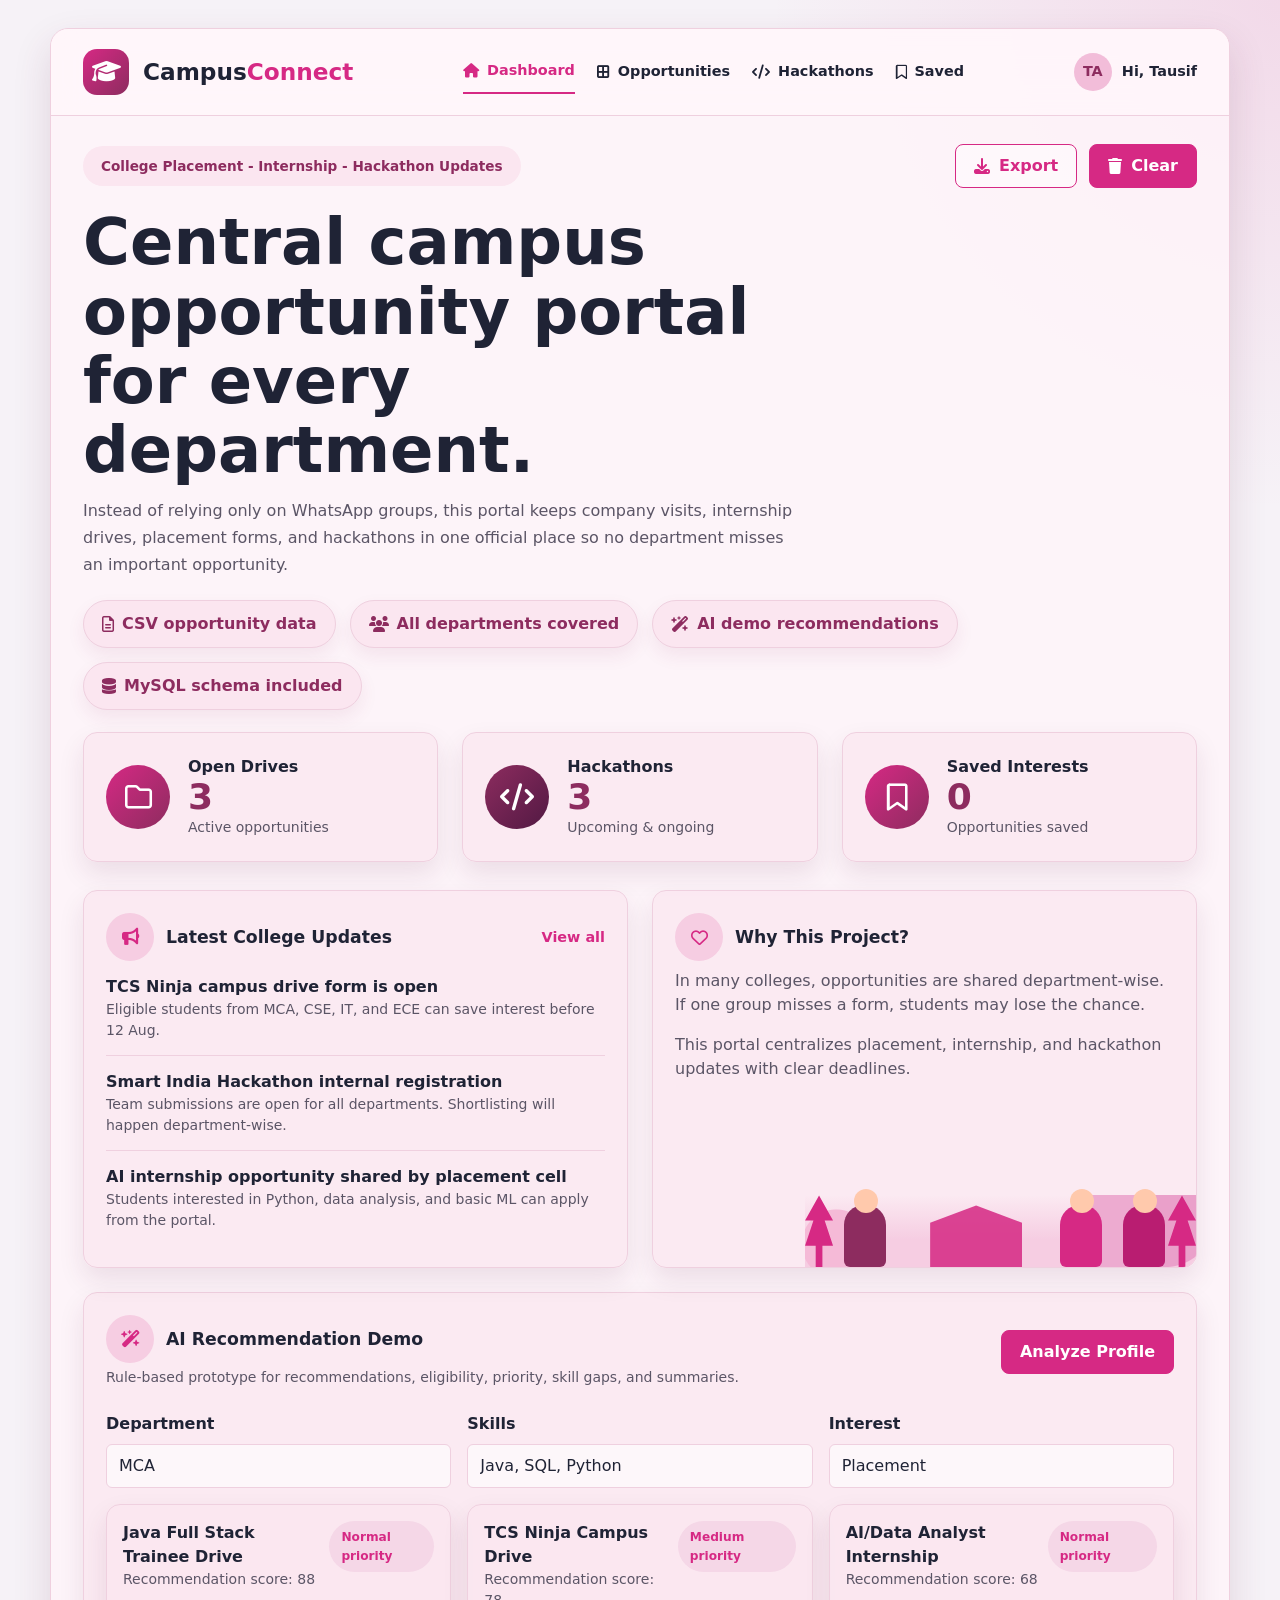
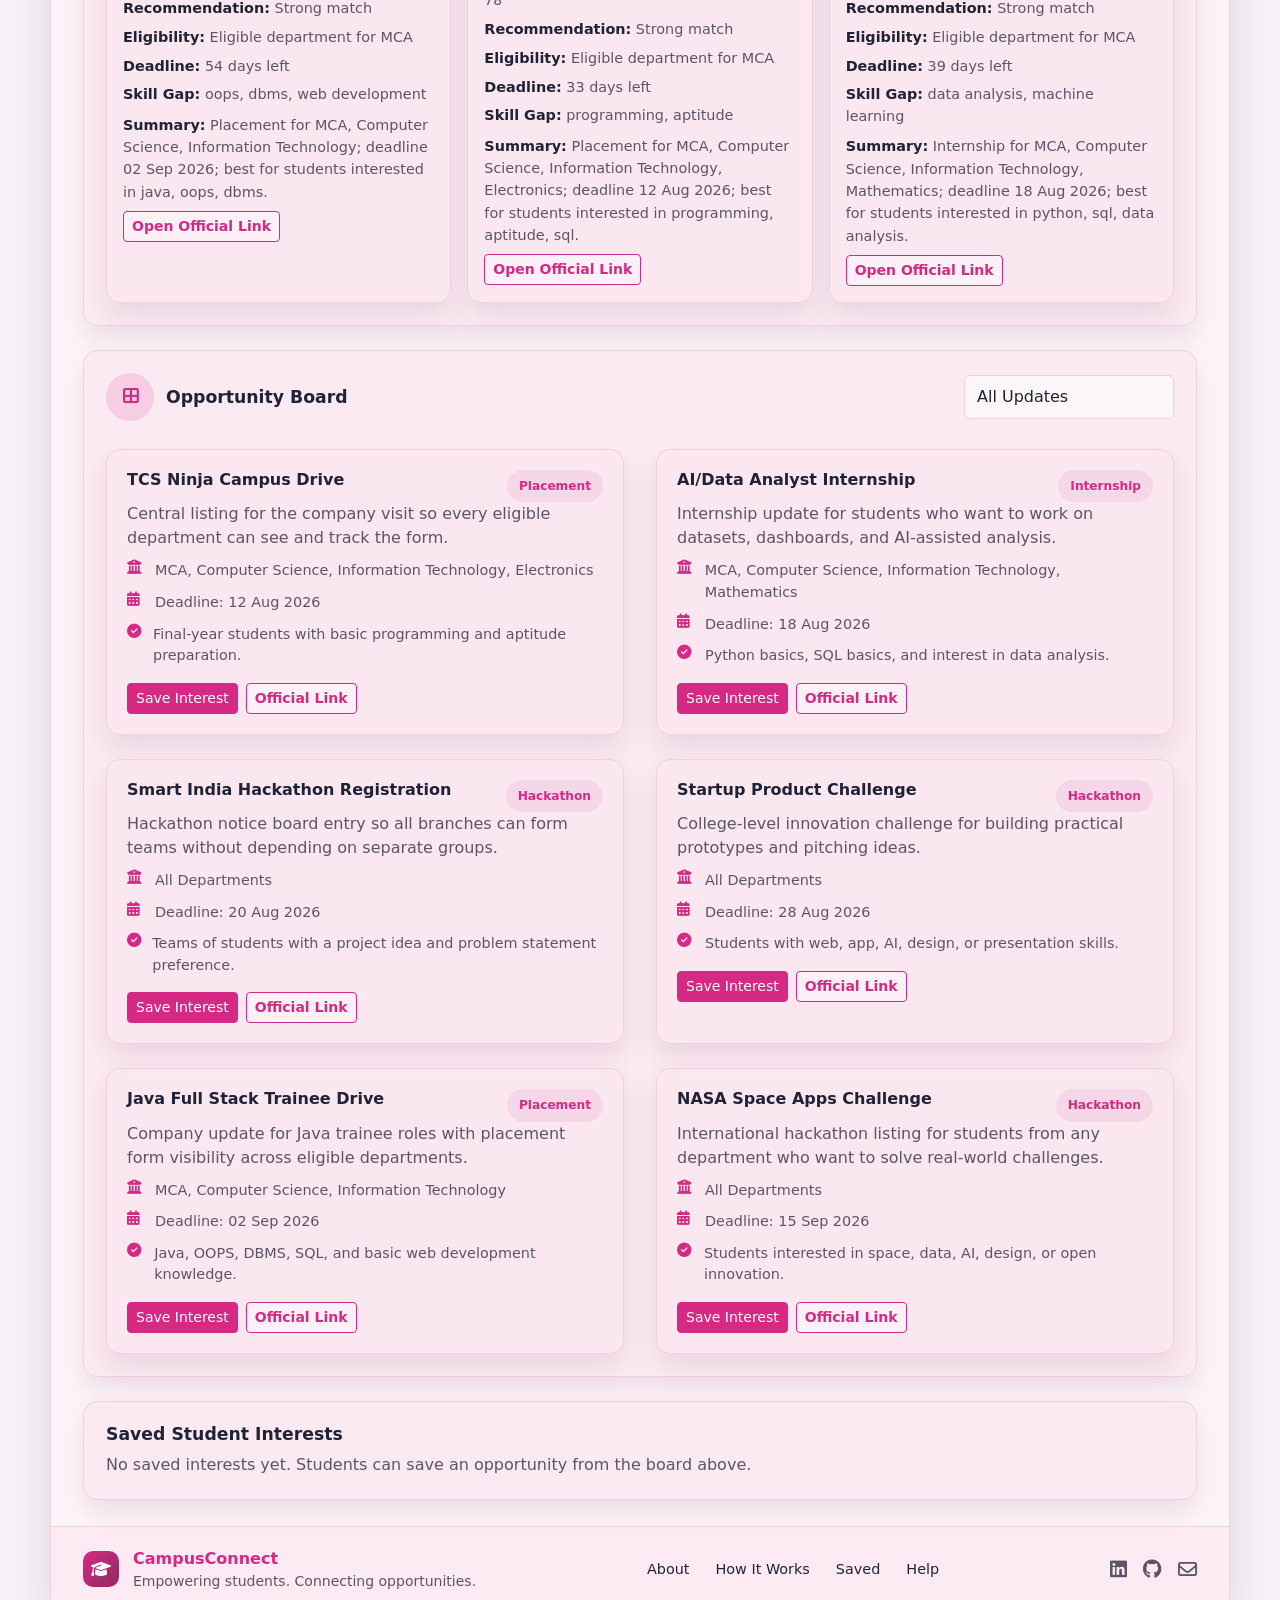
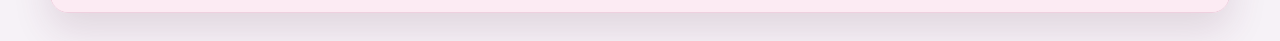
<file: index.html>
<!DOCTYPE html>
<html lang="en">
<head>
  <meta charset="UTF-8" />
  <meta name="viewport" content="width=device-width, initial-scale=1.0" />
  <title>CampusConnect - Central Opportunity Portal</title>
  <link href="https://cdn.jsdelivr.net/npm/bootstrap@5.3.2/dist/css/bootstrap.min.css" rel="stylesheet" />
  <link rel="stylesheet" href="https://cdnjs.cloudflare.com/ajax/libs/font-awesome/6.5.0/css/all.min.css" />
  <link rel="stylesheet" href="style.css?v=guide-d02982" />
</head>
<body>
  <div class="app-shell">
    <nav class="portal-nav">
      <a class="brand-lockup" href="#">
        <span class="brand-mark"><i class="fa fa-graduation-cap"></i></span>
        <span>Campus<strong>Connect</strong></span>
      </a>

      <div class="nav-links">
        <a class="active" href="#"><i class="fa fa-house"></i> Dashboard</a>
        <a href="#opportunities"><i class="fa fa-border-all"></i> Opportunities</a>
        <a href="#opportunities"><i class="fa fa-code"></i> Hackathons</a>
        <a href="#saved"><i class="fa-regular fa-bookmark"></i> Saved</a>
      </div>

      <div class="profile-chip">
        <span>TA</span>
        <strong>Hi, Tausif</strong>
      </div>
    </nav>

    <header class="hero-section">
      <div class="hero-actions">
        <button id="exportBtn" class="btn secondary-action" title="Export saved interests as JSON">
          <i class="fa fa-download"></i> Export
        </button>
        <button id="clearBtn" class="btn primary-action" title="Clear saved demo data">
          <i class="fa fa-trash"></i> Clear
        </button>
      </div>

      <span class="hero-badge">College Placement - Internship - Hackathon Updates</span>
      <h1>Central campus opportunity portal for every department.</h1>
      <p>
        Instead of relying only on WhatsApp groups, this portal keeps company visits,
        internship drives, placement forms, and hackathons in one official place so
        no department misses an important opportunity.
      </p>

      <div class="hero-stats">
        <span><i class="fa-regular fa-file-lines"></i> CSV opportunity data</span>
        <span><i class="fa fa-users"></i> All departments covered</span>
        <span><i class="fa fa-wand-magic-sparkles"></i> AI demo recommendations</span>
        <span><i class="fa fa-database"></i> MySQL schema included</span>
      </div>
    </header>

    <main class="page-content">
      <section class="row g-4 metric-row">
        <div class="col-md-4">
          <div class="metric-card">
            <span class="metric-icon"><i class="fa-regular fa-folder"></i></span>
            <div>
              <span>Open Drives</span>
              <strong id="openDrivesCount">0</strong>
              <small>Active opportunities</small>
            </div>
          </div>
        </div>
        <div class="col-md-4">
          <div class="metric-card alt">
            <span class="metric-icon"><i class="fa fa-code"></i></span>
            <div>
              <span>Hackathons</span>
              <strong id="hackathonCount">0</strong>
              <small>Upcoming & ongoing</small>
            </div>
          </div>
        </div>
        <div class="col-md-4">
          <div class="metric-card">
            <span class="metric-icon"><i class="fa-regular fa-bookmark"></i></span>
            <div>
              <span>Saved Interests</span>
              <strong id="savedCount">0</strong>
              <small>Opportunities saved</small>
            </div>
          </div>
        </div>
      </section>

      <section class="row g-4 mt-1">
        <div class="col-lg-6">
          <div class="panel-card h-100">
            <div class="section-row">
              <h2 class="section-title mb-0"><span class="title-icon"><i class="fa fa-bullhorn"></i></span> Latest College Updates</h2>
              <a class="text-link" href="#opportunities">View all</a>
            </div>
            <ul id="notificationList" class="list-group list-group-flush updates-list"></ul>
          </div>
        </div>

        <div class="col-lg-6">
          <div class="panel-card why-card h-100">
            <div>
              <h2 class="section-title"><span class="title-icon"><i class="fa-regular fa-heart"></i></span> Why This Project?</h2>
              <p class="text-muted mb-3">
                In many colleges, opportunities are shared department-wise. If one group misses a form,
                students may lose the chance.
              </p>
              <p class="text-muted mb-0">
                This portal centralizes placement, internship, and hackathon updates with clear deadlines.
              </p>
            </div>
            <div class="campus-art" aria-hidden="true">
              <span class="tree left"></span>
              <span class="student one"></span>
              <span class="building"></span>
              <span class="student two"></span>
              <span class="student three"></span>
              <span class="tree right"></span>
            </div>
          </div>
        </div>
      </section>

      <section class="panel-card mt-4">
        <div class="section-row">
          <div>
            <h2 class="section-title mb-1"><span class="title-icon"><i class="fa fa-wand-magic-sparkles"></i></span> AI Recommendation Demo</h2>
            <p class="text-muted mb-0 small">
              Rule-based prototype for recommendations, eligibility, priority, skill gaps, and summaries.
            </p>
          </div>
          <button id="runAiBtn" class="btn primary-action">Analyze Profile</button>
        </div>

        <div class="row g-3 mt-2">
          <div class="col-md-4">
            <label for="aiDepartment" class="form-label">Department</label>
            <select id="aiDepartment" class="form-select">
              <option>MCA</option>
              <option>Computer Science</option>
              <option>Information Technology</option>
              <option>Electronics</option>
              <option>Mathematics</option>
              <option>Mechanical</option>
              <option>Civil</option>
              <option>Electrical</option>
            </select>
          </div>
          <div class="col-md-4">
            <label for="aiSkills" class="form-label">Skills</label>
            <input id="aiSkills" class="form-control" value="Java, SQL, Python" />
          </div>
          <div class="col-md-4">
            <label for="aiInterest" class="form-label">Interest</label>
            <select id="aiInterest" class="form-select">
              <option>Placement</option>
              <option>Internship</option>
              <option>Hackathon</option>
              <option>AI/Data Science</option>
            </select>
          </div>
        </div>

        <div id="aiResults" class="ai-results mt-3"></div>
      </section>

      <section id="opportunities" class="panel-card mt-4">
        <div class="section-row">
          <h2 class="section-title mb-0"><span class="title-icon"><i class="fa fa-border-all"></i></span> Opportunity Board</h2>
          <select id="typeFilter" class="form-select board-filter">
            <option value="all">All Updates</option>
            <option value="Placement">Placement</option>
            <option value="Internship">Internship</option>
            <option value="Hackathon">Hackathon</option>
          </select>
        </div>
        <div id="formsContainer" class="row g-4 mt-1"></div>
      </section>

      <section id="saved" class="panel-card mt-4">
        <h2 class="section-title">Saved Student Interests</h2>
        <div id="submissionsContainer"></div>
      </section>
    </main>

    <footer class="portal-footer">
      <div class="brand-lockup small-brand">
        <span class="brand-mark"><i class="fa fa-graduation-cap"></i></span>
        <div>
          <strong>CampusConnect</strong>
          <small>Empowering students. Connecting opportunities.</small>
        </div>
      </div>
      <div class="footer-links">
        <a href="#">About</a>
        <a href="#opportunities">How It Works</a>
        <a href="#saved">Saved</a>
        <a href="#">Help</a>
      </div>
      <div class="footer-icons">
        <i class="fa-brands fa-linkedin"></i>
        <i class="fa-brands fa-github"></i>
        <i class="fa-regular fa-envelope"></i>
      </div>
    </footer>
  </div>

  <div class="modal fade" id="formModal" tabindex="-1" aria-hidden="true">
    <div class="modal-dialog">
      <div class="modal-content">
        <form id="studentForm">
          <div class="modal-header">
            <h5 class="modal-title" id="formTitle">Opportunity Form</h5>
            <button type="button" class="btn-close" data-bs-dismiss="modal" aria-label="Close"></button>
          </div>
          <div class="modal-body">
            <input type="hidden" id="form_id" />
            <div class="mb-3">
              <label for="student_name" class="form-label">Student Name</label>
              <input id="student_name" type="text" class="form-control" placeholder="Enter your name" required />
            </div>
            <div class="mb-3">
              <label for="student_email" class="form-label">Email</label>
              <input id="student_email" type="email" class="form-control" placeholder="you@example.com" required />
            </div>
            <div class="mb-3">
              <label for="student_department" class="form-label">Department</label>
              <select id="student_department" class="form-select" required>
                <option value="">Select department</option>
                <option>MCA</option>
                <option>Computer Science</option>
                <option>Information Technology</option>
                <option>Electronics</option>
                <option>Mathematics</option>
                <option>Mechanical</option>
                <option>Civil</option>
                <option>Electrical</option>
                <option>Other</option>
              </select>
            </div>
            <div class="mb-3">
              <label for="student_response" class="form-label">Message</label>
              <textarea id="student_response" class="form-control" rows="3" placeholder="Write your interest, query, or note" required></textarea>
            </div>
          </div>
          <div class="modal-footer">
            <button type="submit" class="btn primary-action">Save Interest</button>
            <button type="button" class="btn btn-secondary" data-bs-dismiss="modal">Close</button>
          </div>
        </form>
      </div>
    </div>
  </div>

  <script src="https://cdn.jsdelivr.net/npm/bootstrap@5.3.2/dist/js/bootstrap.bundle.min.js"></script>
  <script src="script.js?v=guide-d02982"></script>
</body>
</html>
</file>
<file: style.css>
:root {
  --bg: #f6f2f7;
  --surface: #fbe6f0;
  --surface-soft: #fff6fb;
  --primary: #d62984;
  --secondary: #8d2c5f;
  --text: #1f2335;
  --muted: #5b5566;
  --white: #ffffff;
  --border: #efd0df;
  --shadow: 0 16px 38px rgba(91, 34, 69, 0.14);
}

* {
  box-sizing: border-box;
}

body {
  margin: 0;
  min-height: 100vh;
  background:
    radial-gradient(circle at top right, rgba(214, 41, 132, 0.12), transparent 32rem),
    var(--bg);
  color: var(--text);
  font-family: Inter, system-ui, -apple-system, BlinkMacSystemFont, "Segoe UI", sans-serif;
}

a {
  color: inherit;
  text-decoration: none;
}

.app-shell {
  width: min(1180px, calc(100% - 32px));
  margin: 28px auto;
  overflow: hidden;
  border: 1px solid var(--border);
  border-radius: 18px;
  background: rgba(255, 246, 251, 0.82);
  box-shadow: var(--shadow);
}

.portal-nav {
  display: flex;
  align-items: center;
  justify-content: space-between;
  gap: 24px;
  padding: 20px 32px;
  border-bottom: 1px solid var(--border);
  background: rgba(255, 246, 251, 0.86);
  backdrop-filter: blur(18px);
}

.brand-lockup {
  display: inline-flex;
  align-items: center;
  gap: 14px;
  color: var(--text);
  font-size: 1.45rem;
  font-weight: 800;
}

.brand-lockup strong {
  color: var(--primary);
}

.brand-mark {
  display: inline-flex;
  width: 46px;
  height: 46px;
  align-items: center;
  justify-content: center;
  border-radius: 14px;
  background: linear-gradient(135deg, var(--primary), var(--secondary));
  color: var(--white);
}

.nav-links {
  display: flex;
  align-items: center;
  gap: 22px;
  color: var(--text);
  font-size: 0.9rem;
  font-weight: 700;
}

.nav-links a {
  display: inline-flex;
  align-items: center;
  gap: 8px;
  padding: 10px 0;
  color: var(--text);
}

.nav-links a.active {
  color: var(--primary);
  border-bottom: 2px solid var(--primary);
}

.profile-chip {
  display: inline-flex;
  align-items: center;
  gap: 10px;
  color: var(--text);
  font-size: 0.9rem;
}

.profile-chip span {
  display: inline-flex;
  width: 38px;
  height: 38px;
  align-items: center;
  justify-content: center;
  border-radius: 50%;
  background: #f2bdd9;
  color: var(--secondary);
  font-weight: 800;
}

.hero-section,
.page-content,
.portal-footer {
  padding-left: 32px;
  padding-right: 32px;
}

.hero-section {
  position: relative;
  padding-top: 30px;
  padding-bottom: 20px;
}

.hero-actions {
  position: absolute;
  top: 28px;
  right: 32px;
  display: flex;
  gap: 12px;
}

.hero-badge,
.hero-stats span,
.badge-type,
.priority-chip {
  display: inline-flex;
  align-items: center;
  gap: 8px;
  border-radius: 999px;
  background: var(--surface);
  color: var(--secondary);
  font-weight: 800;
}

.hero-badge {
  padding: 10px 18px;
  font-size: 0.85rem;
}

.hero-section h1 {
  max-width: 760px;
  margin: 22px 0 12px;
  color: var(--text);
  font-size: clamp(2.4rem, 5vw, 4.25rem);
  font-weight: 900;
  line-height: 1.08;
}

.hero-section p {
  max-width: 720px;
  color: var(--muted);
  font-size: 1rem;
  line-height: 1.7;
}

.hero-stats {
  display: flex;
  gap: 14px;
  flex-wrap: wrap;
  margin-top: 22px;
}

.hero-stats span {
  padding: 11px 18px;
  border: 1px solid var(--border);
  box-shadow: 0 8px 18px rgba(141, 44, 95, 0.08);
}

.page-content {
  padding-top: 2px;
  padding-bottom: 26px;
}

.metric-card,
.panel-card,
.form-card,
.ai-card,
.submission {
  border: 1px solid var(--border);
  background: rgba(251, 230, 240, 0.72);
  box-shadow: 0 12px 26px rgba(91, 34, 69, 0.1);
}

.metric-card {
  display: flex;
  align-items: center;
  gap: 18px;
  min-height: 118px;
  padding: 22px;
  border-radius: 14px;
}

.metric-card .metric-icon {
  display: inline-flex;
  width: 64px;
  height: 64px;
  align-items: center;
  justify-content: center;
  border-radius: 50%;
  background: linear-gradient(135deg, var(--primary), var(--secondary));
  color: var(--white);
  font-size: 1.7rem;
}

.metric-card.alt .metric-icon {
  background: linear-gradient(135deg, var(--secondary), #521943);
}

.metric-card span:not(.metric-icon) {
  display: block;
  color: var(--text);
  font-weight: 800;
}

.metric-card strong {
  display: block;
  color: var(--secondary);
  font-size: 2.25rem;
  line-height: 1;
}

.metric-card small {
  color: var(--muted);
}

.panel-card {
  padding: 22px;
  border-radius: 14px;
}

.section-row {
  display: flex;
  align-items: center;
  justify-content: space-between;
  gap: 14px;
  flex-wrap: wrap;
}

.section-title {
  display: flex;
  align-items: center;
  gap: 12px;
  color: var(--text);
  font-size: 1.08rem;
  font-weight: 900;
}

.title-icon {
  display: inline-flex;
  width: 48px;
  height: 48px;
  align-items: center;
  justify-content: center;
  border-radius: 50%;
  background: #f6cde2;
  color: var(--primary);
}

.text-link {
  color: var(--primary);
  font-weight: 800;
  font-size: 0.9rem;
}

.updates-list .list-group-item {
  border: 0;
  border-bottom: 1px solid var(--border);
  background: transparent;
  padding: 14px 0;
  color: var(--text);
}

.updates-list .list-group-item:last-child {
  border-bottom: 0;
}

.text-muted,
.small-muted {
  color: var(--muted) !important;
}

.why-card {
  position: relative;
  min-height: 280px;
  overflow: hidden;
}

.campus-art {
  position: absolute;
  right: 0;
  bottom: 0;
  width: 72%;
  height: 116px;
  overflow: hidden;
}

.campus-art::before {
  content: "";
  position: absolute;
  inset: auto 0 0 0;
  height: 72px;
  background:
    radial-gradient(circle at 8% 68%, #f5bad7 0 34px, transparent 35px),
    radial-gradient(circle at 78% 46%, #edabd0 0 42px, transparent 43px),
    radial-gradient(circle at 92% 30%, #eaa0ca 0 50px, transparent 51px),
    linear-gradient(180deg, transparent 0, #f6cde2 62%);
}

.building {
  position: absolute;
  left: 32%;
  bottom: 0;
  width: 92px;
  height: 62px;
  background: var(--primary);
  clip-path: polygon(50% 0, 100% 28%, 100% 100%, 0 100%, 0 28%);
  opacity: 0.86;
}

.student {
  position: absolute;
  bottom: 0;
  width: 42px;
  height: 62px;
  border-radius: 20px 20px 6px 6px;
  background: var(--secondary);
  z-index: 2;
}

.student::before {
  content: "";
  position: absolute;
  top: -16px;
  left: 10px;
  width: 24px;
  height: 24px;
  border-radius: 50%;
  background: #ffc9ac;
}

.student.one { left: 10%; }
.student.two { right: 24%; background: var(--primary); }
.student.three { right: 8%; background: #b91d71; }

.tree {
  position: absolute;
  bottom: 0;
  width: 28px;
  height: 72px;
  background: var(--primary);
  clip-path: polygon(50% 0, 100% 35%, 70% 35%, 100% 70%, 62% 70%, 62% 100%, 38% 100%, 38% 70%, 0 70%, 30% 35%, 0 35%);
  z-index: 1;
}

.tree.left { left: 0; }
.tree.right { right: 0; }

.primary-action,
.secondary-action {
  display: inline-flex;
  align-items: center;
  justify-content: center;
  gap: 9px;
  min-height: 42px;
  padding: 9px 18px;
  border-radius: 8px;
  font-weight: 800;
}

.primary-action,
.btn-success {
  border: 1px solid var(--primary) !important;
  background: var(--primary) !important;
  color: var(--white) !important;
}

.secondary-action,
.btn-outline-primary {
  border: 1px solid var(--primary) !important;
  background: rgba(255, 255, 255, 0.36) !important;
  color: var(--primary) !important;
  font-weight: 800;
}

.form-label {
  color: var(--text);
  font-weight: 700;
}

.form-control,
.form-select {
  min-height: 44px;
  border: 1px solid var(--border);
  background: rgba(255, 255, 255, 0.65);
  color: var(--text);
}

.form-control:focus,
.form-select:focus {
  border-color: var(--primary);
  box-shadow: 0 0 0 0.2rem rgba(214, 41, 132, 0.14);
}

#formsContainer {
  --bs-gutter-x: 2rem;
  --bs-gutter-y: 1.5rem;
}

.board-filter {
  max-width: 210px;
}

.form-card {
  height: 100%;
  padding: 20px;
  border-radius: 14px;
  cursor: pointer;
  transition: transform 0.2s ease, border-color 0.2s ease, box-shadow 0.2s ease;
}

.form-card:hover,
.form-card:focus {
  transform: translateY(-4px);
  border-color: rgba(214, 41, 132, 0.52);
  box-shadow: 0 18px 34px rgba(91, 34, 69, 0.14);
  outline: none;
}

.form-card-title {
  color: var(--text);
  font-weight: 900;
}

.badge-type,
.priority-chip {
  padding: 7px 12px;
  background: #f5d7e7;
  color: var(--primary);
  font-size: 0.76rem;
}

.detail-line {
  display: flex;
  gap: 10px;
  margin-top: 10px;
  color: var(--muted);
  font-size: 0.9rem;
}

.detail-line i {
  width: 18px;
  color: var(--primary);
}

.ai-results {
  display: grid;
  grid-template-columns: repeat(3, minmax(0, 1fr));
  gap: 16px;
}

.ai-card {
  padding: 16px;
  border-radius: 14px;
}

.ai-grid {
  display: grid;
  grid-template-columns: 1fr;
  gap: 7px;
  color: var(--muted);
  font-size: 0.9rem;
}

.ai-grid b,
.summary-text b {
  color: var(--text);
}

.summary-text {
  color: var(--muted);
  font-size: 0.9rem;
  line-height: 1.55;
}

.submission {
  padding: 14px;
  margin-bottom: 12px;
  border-left: 4px solid var(--primary);
  border-radius: 12px;
}

.portal-footer {
  display: flex;
  align-items: center;
  justify-content: space-between;
  gap: 18px;
  padding-top: 20px;
  padding-bottom: 20px;
  border-top: 1px solid var(--border);
  background: rgba(251, 230, 240, 0.58);
}

.small-brand {
  font-size: 1rem;
}

.small-brand .brand-mark {
  width: 36px;
  height: 36px;
  border-radius: 10px;
}

.small-brand small {
  display: block;
  color: var(--muted);
  font-weight: 500;
}

.footer-links,
.footer-icons {
  display: flex;
  align-items: center;
  gap: 26px;
  color: var(--text);
  font-size: 0.9rem;
}

.footer-icons {
  gap: 16px;
  color: var(--muted);
  font-size: 1.2rem;
}

.modal-content {
  border: 1px solid var(--border);
  border-radius: 16px;
  background: var(--surface-soft);
  color: var(--text);
}

.modal-header,
.modal-footer {
  border-color: var(--border);
  background: var(--surface);
}

.modal-body {
  background: var(--surface-soft);
}

@media (max-width: 992px) {
  .app-shell {
    width: min(100% - 20px, 1180px);
    margin: 12px auto;
  }

  .portal-nav,
  .portal-footer {
    align-items: flex-start;
    flex-direction: column;
  }

  .nav-links {
    flex-wrap: wrap;
    gap: 12px;
  }

  .hero-actions {
    position: static;
    margin-bottom: 18px;
  }

  .hero-section h1 {
    font-size: 2.35rem;
  }

  .ai-results {
    grid-template-columns: 1fr;
  }
}

@media (max-width: 576px) {
  .hero-section,
  .page-content,
  .portal-footer,
  .portal-nav {
    padding-left: 18px;
    padding-right: 18px;
  }

  .metric-card {
    min-height: 94px;
  }

  .footer-links {
    flex-wrap: wrap;
    gap: 14px;
  }
}
</file>
